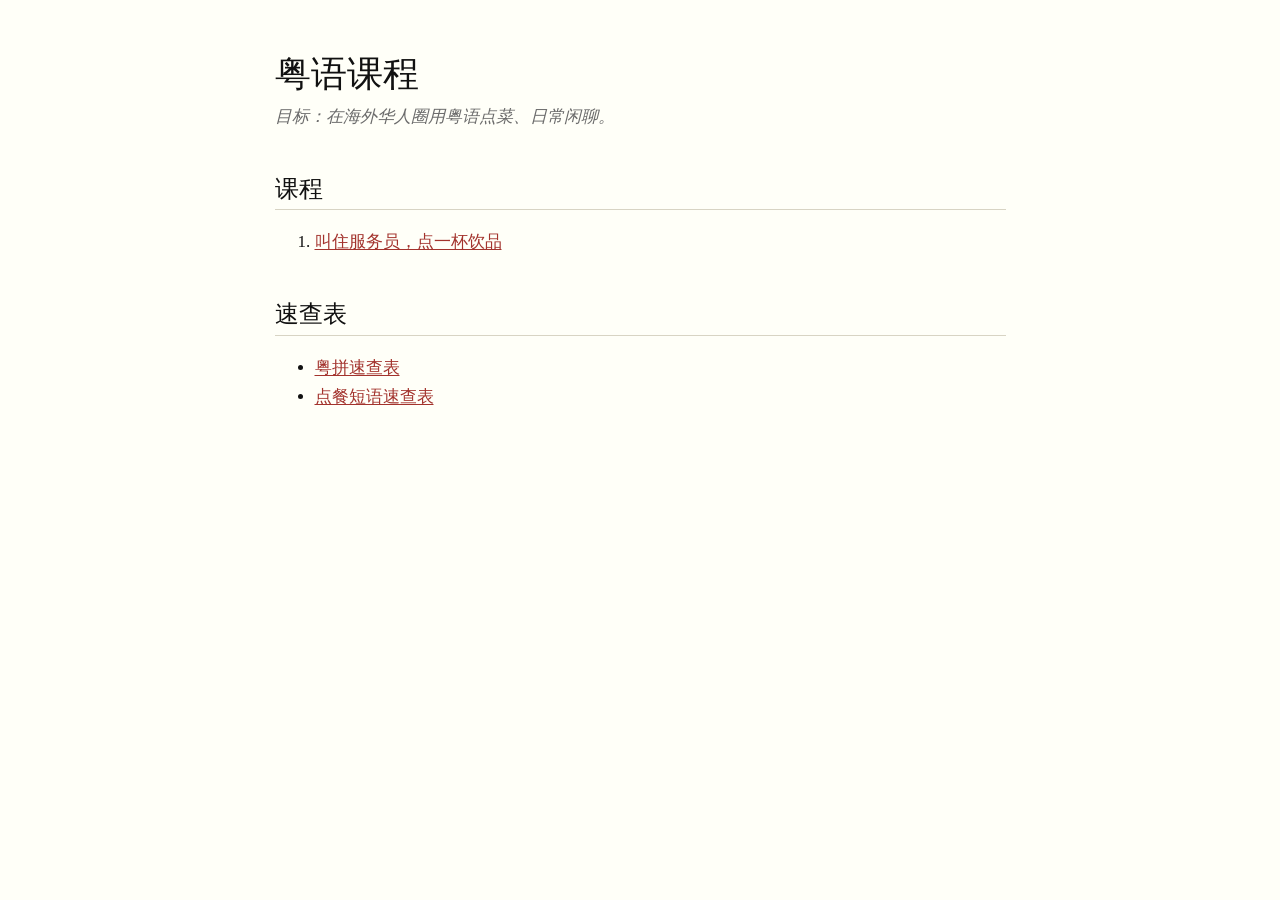
<file: index.html>
<!doctype html>
<html lang="zh-Hans">
<head>
<meta charset="utf-8">
<meta name="viewport" content="width=device-width, initial-scale=1">
<title>粤语课程 · Learn Cantonese</title>
<link rel="stylesheet" href="assets/style.css">
</head>
<body>
<h1>粤语课程</h1>
<p class="subtitle">目标：在海外华人圈用粤语点菜、日常闲聊。</p>

<h2>课程</h2>
<ol>
  <li><a href="lessons/0001-order-a-drink.html">叫住服务员，点一杯饮品</a></li>
</ol>

<h2>速查表</h2>
<ul>
  <li><a href="reference/jyutping.html">粤拼速查表</a></li>
  <li><a href="reference/ordering.html">点餐短语速查表</a></li>
</ul>
</body>
</html>
</file>
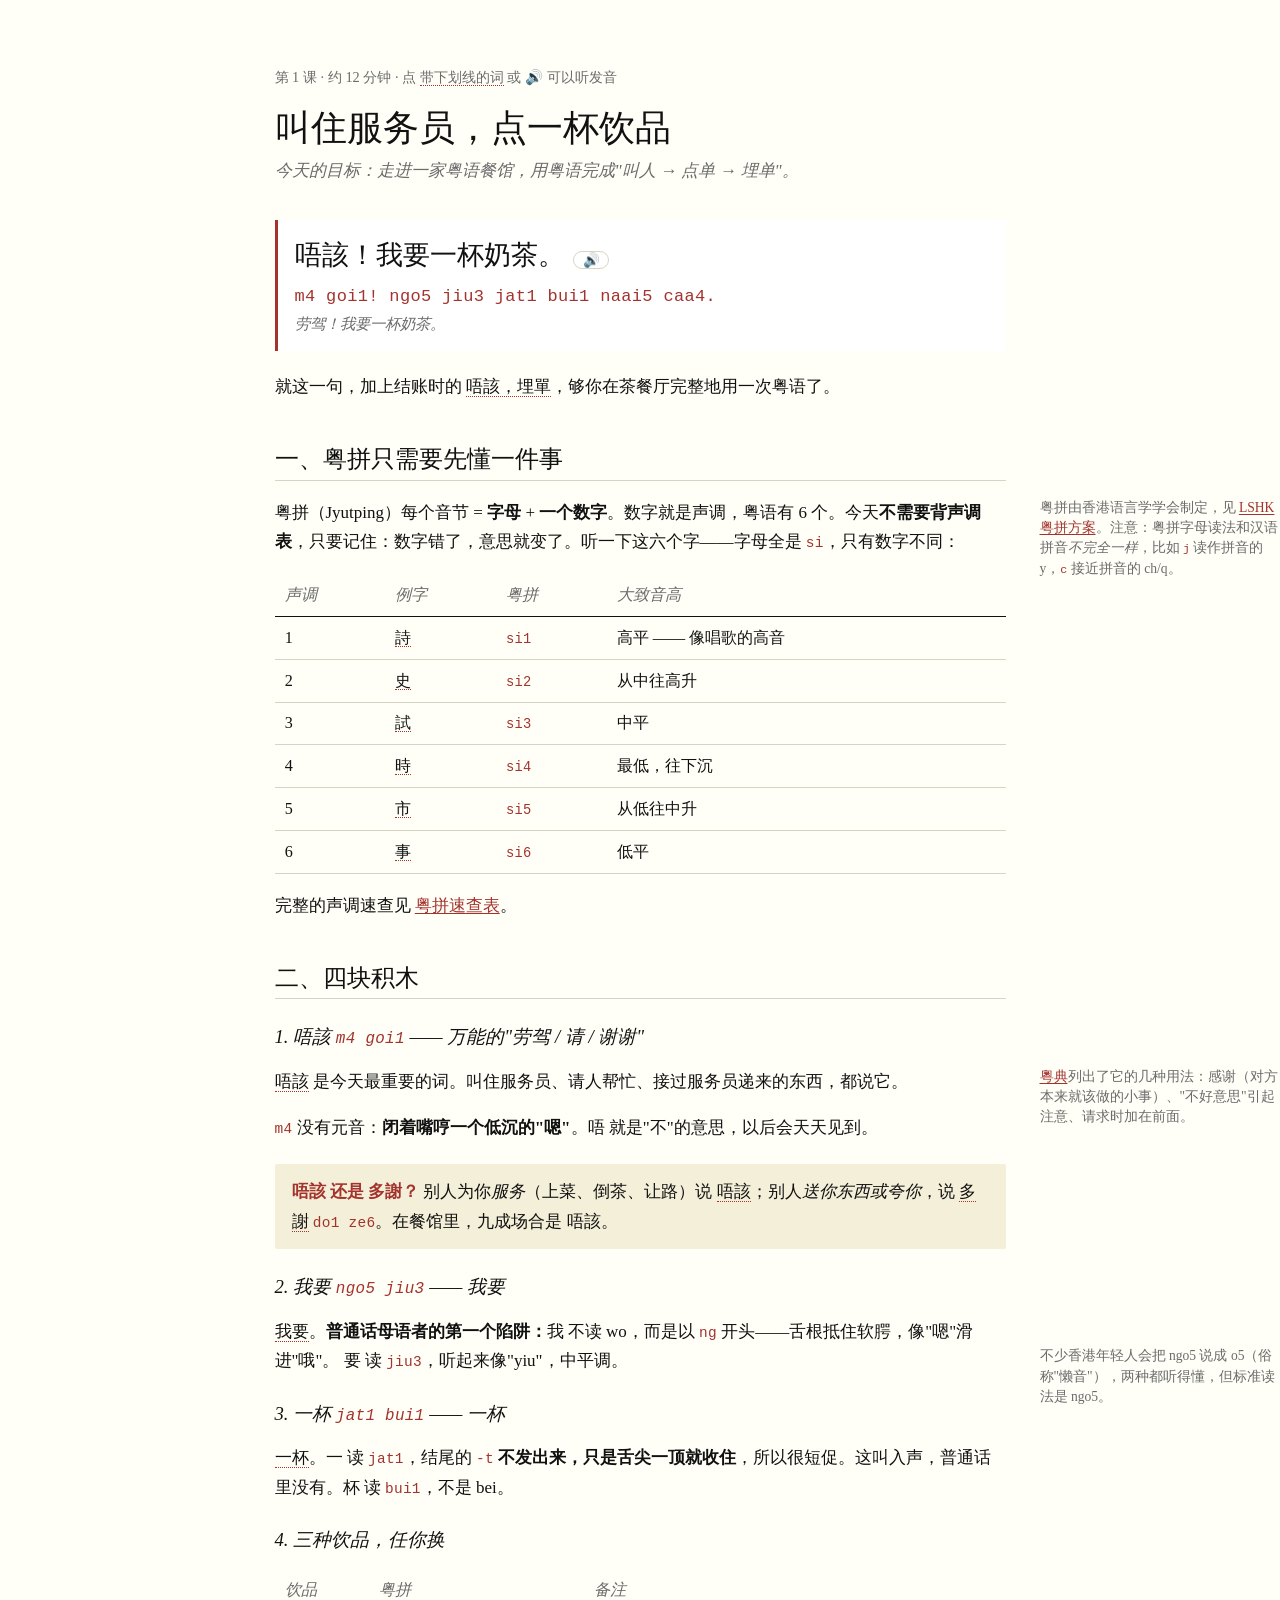
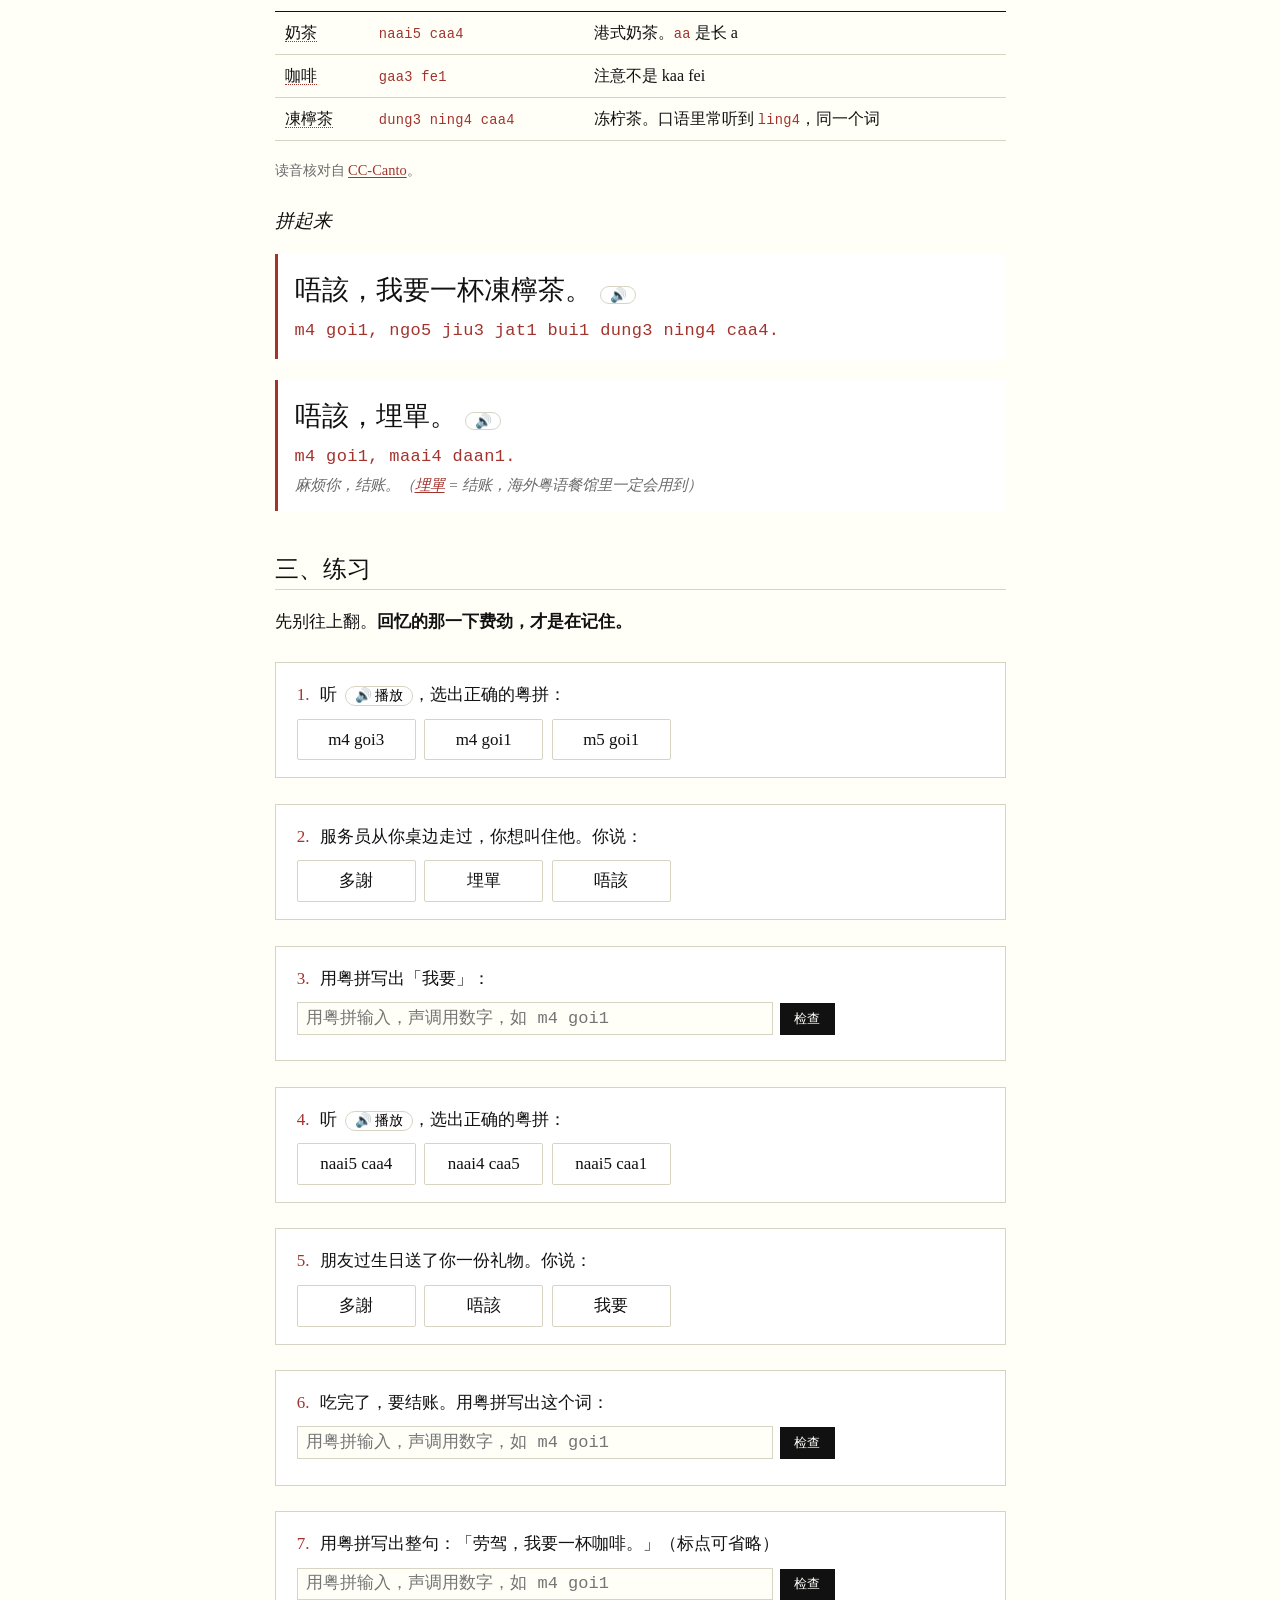
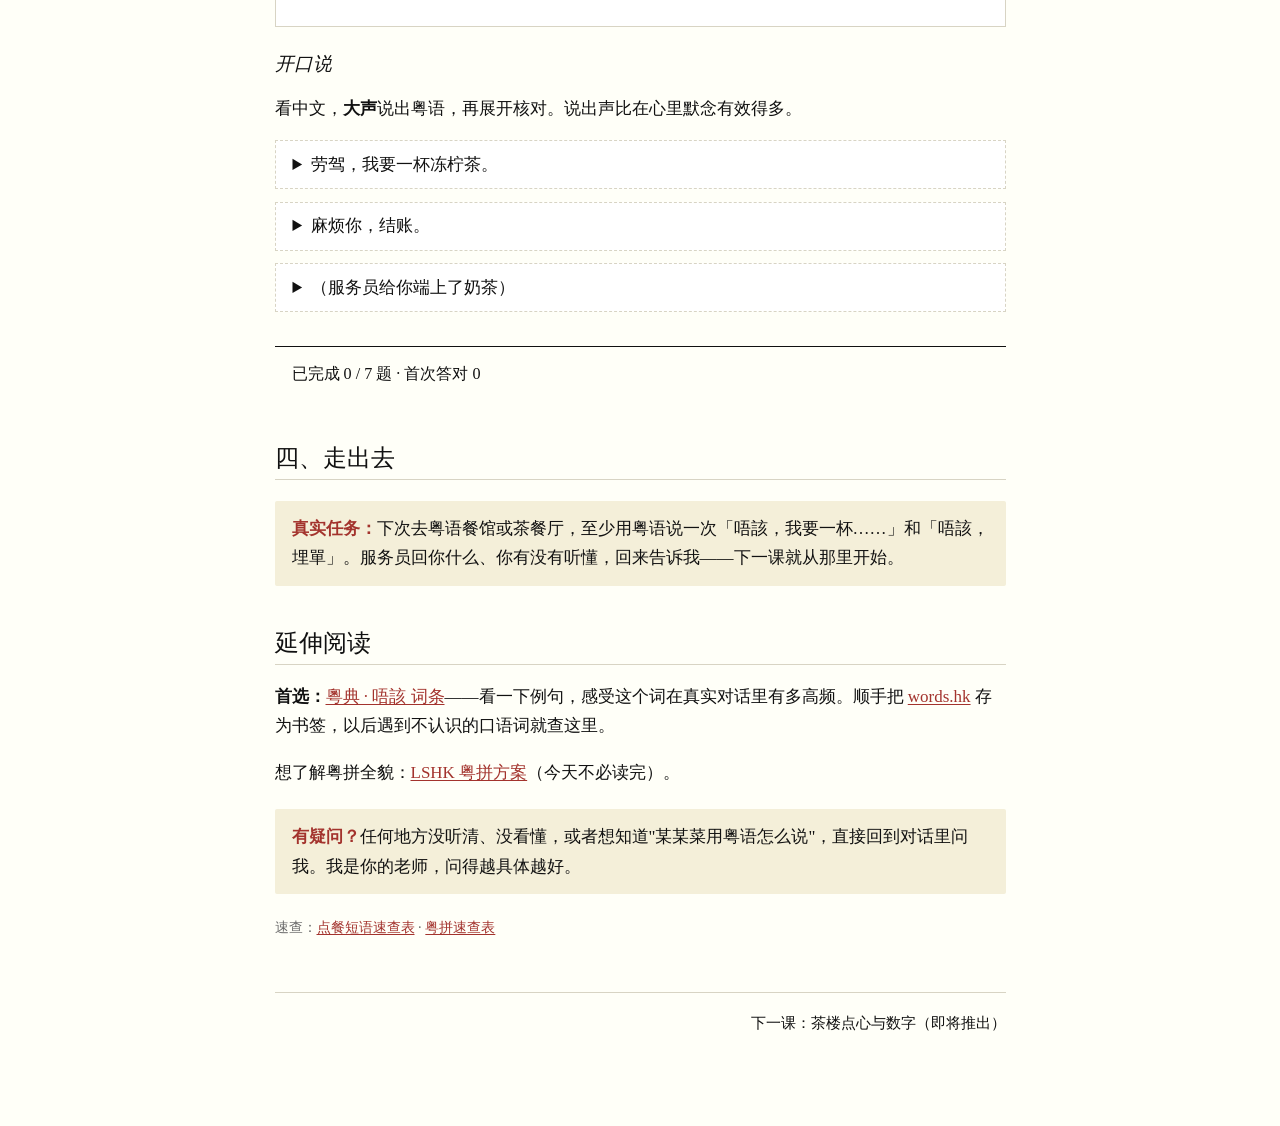
<file: lessons/0001-order-a-drink.html>
<!doctype html>
<html lang="zh-Hans">
<head>
<meta charset="utf-8">
<meta name="viewport" content="width=device-width, initial-scale=1">
<title>第 1 课 · 叫住服务员，点一杯饮品</title>
<link rel="stylesheet" href="../assets/style.css">
</head>
<body>

<p class="voice-warning">⚠️ 没检测到粤语（zh-HK）语音，点读功能可能会用普通话读。macOS 请用 Safari 或 Chrome 打开；系统设置 → 辅助功能 → 朗读内容 → 系统语音 可下载「善怡 Sinji」。</p>

<p class="meta">第 1 课 · 约 12 分钟 · 点 <span class="term" data-say="唔該">带下划线的词</span> 或 🔊 可以听发音</p>
<h1>叫住服务员，点一杯饮品</h1>
<p class="subtitle">今天的目标：走进一家粤语餐馆，用粤语完成"叫人 → 点单 → 埋单"。</p>

<div class="phrase">
  <span class="zh">唔該！我要一杯奶茶。</span> <button class="say-btn" data-say="唔該！我要一杯奶茶。">🔊</button>
  <span class="jp">m4 goi1! ngo5 jiu3 jat1 bui1 naai5 caa4.</span>
  <span class="gloss">劳驾！我要一杯奶茶。</span>
</div>

<p>就这一句，加上结账时的 <span class="term" data-say="唔該，埋單">唔該，埋單</span>，够你在茶餐厅完整地用一次粤语了。</p>

<h2>一、粤拼只需要先懂一件事</h2>

<p>粤拼（Jyutping）每个音节 = <strong>字母</strong> + <strong>一个数字</strong>。数字就是声调，粤语有 6 个。<span class="sidenote">粤拼由香港语言学学会制定，见 <a href="https://lshk.org/jyutping-scheme/">LSHK 粤拼方案</a>。注意：粤拼字母读法和汉语拼音<em>不完全一样</em>，比如 <span class="jp">j</span> 读作拼音的 y，<span class="jp">c</span> 接近拼音的 ch/q。</span>今天<strong>不需要背声调表</strong>，只要记住：数字错了，意思就变了。听一下这六个字——字母全是 <span class="jp">si</span>，只有数字不同：</p>

<table>
  <tr><th>声调</th><th>例字</th><th>粤拼</th><th>大致音高</th></tr>
  <tr><td>1</td><td><span class="term" data-say="詩">詩</span></td><td><span class="jp">si1</span></td><td>高平 —— 像唱歌的高音</td></tr>
  <tr><td>2</td><td><span class="term" data-say="史">史</span></td><td><span class="jp">si2</span></td><td>从中往高升</td></tr>
  <tr><td>3</td><td><span class="term" data-say="試">試</span></td><td><span class="jp">si3</span></td><td>中平</td></tr>
  <tr><td>4</td><td><span class="term" data-say="時">時</span></td><td><span class="jp">si4</span></td><td>最低，往下沉</td></tr>
  <tr><td>5</td><td><span class="term" data-say="市">市</span></td><td><span class="jp">si5</span></td><td>从低往中升</td></tr>
  <tr><td>6</td><td><span class="term" data-say="事">事</span></td><td><span class="jp">si6</span></td><td>低平</td></tr>
</table>

<p>完整的声调速查见 <a href="../reference/jyutping.html">粤拼速查表</a>。</p>

<h2>二、四块积木</h2>

<h3>1. 唔該 <span class="jp">m4 goi1</span> —— 万能的"劳驾 / 请 / 谢谢"</h3>
<p><span class="term" data-say="唔該">唔該</span> 是今天最重要的词。叫住服务员、请人帮忙、接过服务员递来的东西，都说它。<span class="sidenote"><a href="https://words.hk/zidin/唔該">粵典</a>列出了它的几种用法：感谢（对方本来就该做的小事）、"不好意思"引起注意、请求时加在前面。</span></p>
<p><span class="jp">m4</span> 没有元音：<strong>闭着嘴哼一个低沉的"嗯"</strong>。唔 就是"不"的意思，以后会天天见到。</p>

<div class="callout"><strong>唔該 还是 多謝？</strong> 别人为你<em>服务</em>（上菜、倒茶、让路）说 <span class="term" data-say="唔該">唔該</span>；别人<em>送你东西或夸你</em>，说 <span class="term" data-say="多謝">多謝</span> <span class="jp">do1 ze6</span>。在餐馆里，九成场合是 唔該。</div>

<h3>2. 我要 <span class="jp">ngo5 jiu3</span> —— 我要</h3>
<p><span class="term" data-say="我要">我要</span>。<strong>普通话母语者的第一个陷阱：</strong>我 不读 wo，而是以 <span class="jp">ng</span> 开头——舌根抵住软腭，像"嗯"滑进"哦"。<span class="sidenote">不少香港年轻人会把 ngo5 说成 o5（俗称"懒音"），两种都听得懂，但标准读法是 ngo5。</span> 要 读 <span class="jp">jiu3</span>，听起来像"yiu"，中平调。</p>

<h3>3. 一杯 <span class="jp">jat1 bui1</span> —— 一杯</h3>
<p><span class="term" data-say="一杯">一杯</span>。一 读 <span class="jp">jat1</span>，结尾的 <span class="jp">-t</span> <strong>不发出来，只是舌尖一顶就收住</strong>，所以很短促。这叫入声，普通话里没有。杯 读 <span class="jp">bui1</span>，不是 bei。</p>

<h3>4. 三种饮品，任你换</h3>
<table>
  <tr><th>饮品</th><th>粤拼</th><th>备注</th></tr>
  <tr><td><span class="term" data-say="奶茶">奶茶</span></td><td><span class="jp">naai5 caa4</span></td><td>港式奶茶。<span class="jp">aa</span> 是长 a</td></tr>
  <tr><td><span class="term" data-say="咖啡">咖啡</span></td><td><span class="jp">gaa3 fe1</span></td><td>注意不是 kaa fei</td></tr>
  <tr><td><span class="term" data-say="凍檸茶">凍檸茶</span></td><td><span class="jp">dung3 ning4 caa4</span></td><td>冻柠茶。口语里常听到 <span class="jp">ling4</span>，同一个词</td></tr>
</table>
<p class="meta">读音核对自 <a href="https://cantonese.org/">CC-Canto</a>。</p>

<h3>拼起来</h3>
<div class="phrase">
  <span class="zh">唔該，我要一杯凍檸茶。</span> <button class="say-btn" data-say="唔該，我要一杯凍檸茶。">🔊</button>
  <span class="jp">m4 goi1, ngo5 jiu3 jat1 bui1 dung3 ning4 caa4.</span>
</div>
<div class="phrase">
  <span class="zh">唔該，埋單。</span> <button class="say-btn" data-say="唔該，埋單。">🔊</button>
  <span class="jp">m4 goi1, maai4 daan1.</span>
  <span class="gloss">麻烦你，结账。（<a href="https://words.hk/zidin/埋單">埋單</a> = 结账，海外粤语餐馆里一定会用到）</span>
</div>

<h2>三、练习</h2>
<p>先别往上翻。<strong>回忆的那一下费劲，才是在记住。</strong></p>

<div class="exercise mcq" data-answer="2">
  <p class="q"><span class="num">1.</span> 听 <button class="say-btn" data-say="唔該">🔊 播放</button>，选出正确的粤拼：</p>
  <ol class="opts"><li>m4 goi3</li><li>m4 goi1</li><li>m5 goi1</li></ol>
  <p class="explain">唔 <span class="jp">m4</span> 低沉，該 <span class="jp">goi1</span> 高平。</p>
</div>

<div class="exercise mcq" data-answer="3">
  <p class="q"><span class="num">2.</span> 服务员从你桌边走过，你想叫住他。你说：</p>
  <ol class="opts"><li data-say="多謝">多謝</li><li data-say="埋單">埋單</li><li data-say="唔該">唔該</li></ol>
  <p class="explain">引起注意用 唔該，相当于"不好意思 / 劳驾"。</p>
</div>

<div class="exercise type-quiz" data-answers="ngo5 jiu3|o5 jiu3" data-say="我要">
  <p class="q"><span class="num">3.</span> 用粤拼写出「我要」：</p>
</div>

<div class="exercise mcq" data-answer="1">
  <p class="q"><span class="num">4.</span> 听 <button class="say-btn" data-say="奶茶">🔊 播放</button>，选出正确的粤拼：</p>
  <ol class="opts"><li>naai5 caa4</li><li>naai4 caa5</li><li>naai5 caa1</li></ol>
  <p class="explain">奶 低升（5），茶 低沉（4）。</p>
</div>

<div class="exercise mcq" data-answer="1">
  <p class="q"><span class="num">5.</span> 朋友过生日送了你一份礼物。你说：</p>
  <ol class="opts"><li data-say="多謝">多謝</li><li data-say="唔該">唔該</li><li data-say="我要">我要</li></ol>
  <p class="explain">收礼物用 多謝 <span class="jp">do1 ze6</span>；唔該 是谢别人的服务。</p>
</div>

<div class="exercise type-quiz" data-answers="maai4 daan1" data-say="埋單">
  <p class="q"><span class="num">6.</span> 吃完了，要结账。用粤拼写出这个词：</p>
</div>

<div class="exercise type-quiz" data-answers="m4 goi1 ngo5 jiu3 jat1 bui1 gaa3 fe1|m4 goi1 o5 jiu3 jat1 bui1 gaa3 fe1" data-say="唔該，我要一杯咖啡。">
  <p class="q"><span class="num">7.</span> 用粤拼写出整句：「劳驾，我要一杯咖啡。」（标点可省略）</p>
</div>

<h3>开口说</h3>
<p>看中文，<strong>大声</strong>说出粤语，再展开核对。说出声比在心里默念有效得多。</p>
<details class="recall"><summary>劳驾，我要一杯冻柠茶。</summary>唔該，我要一杯凍檸茶。<span class="jp">m4 goi1, ngo5 jiu3 jat1 bui1 dung3 ning4 caa4.</span> <button class="say-btn" data-say="唔該，我要一杯凍檸茶。">🔊</button></details>
<details class="recall"><summary>麻烦你，结账。</summary>唔該，埋單。<span class="jp">m4 goi1, maai4 daan1.</span> <button class="say-btn" data-say="唔該，埋單。">🔊</button></details>
<details class="recall"><summary>（服务员给你端上了奶茶）</summary>唔該！<span class="jp">m4 goi1</span> —— 服务，所以不用 多謝。 <button class="say-btn" data-say="唔該！">🔊</button></details>

<div class="scorebar"></div>

<h2>四、走出去</h2>
<div class="callout"><strong>真实任务：</strong>下次去粤语餐馆或茶餐厅，至少用粤语说一次「唔該，我要一杯……」和「唔該，埋單」。服务员回你什么、你有没有听懂，回来告诉我——下一课就从那里开始。</div>

<h2>延伸阅读</h2>
<p><strong>首选：</strong><a href="https://words.hk/zidin/唔該">粵典 · 唔該 词条</a>——看一下例句，感受这个词在真实对话里有多高频。顺手把 <a href="https://words.hk/">words.hk</a> 存为书签，以后遇到不认识的口语词就查这里。</p>
<p>想了解粤拼全貌：<a href="https://lshk.org/jyutping-scheme/">LSHK 粤拼方案</a>（今天不必读完）。</p>

<div class="callout"><strong>有疑问？</strong>任何地方没听清、没看懂，或者想知道"某某菜用粤语怎么说"，直接回到对话里问我。我是你的老师，问得越具体越好。</div>

<p class="meta">速查：<a href="../reference/ordering.html">点餐短语速查表</a> · <a href="../reference/jyutping.html">粤拼速查表</a></p>

<nav class="lesson-nav"><span></span><span>下一课：茶楼点心与数字（即将推出）</span></nav>

<script src="../assets/canto.js"></script>
</body>
</html>
</file>
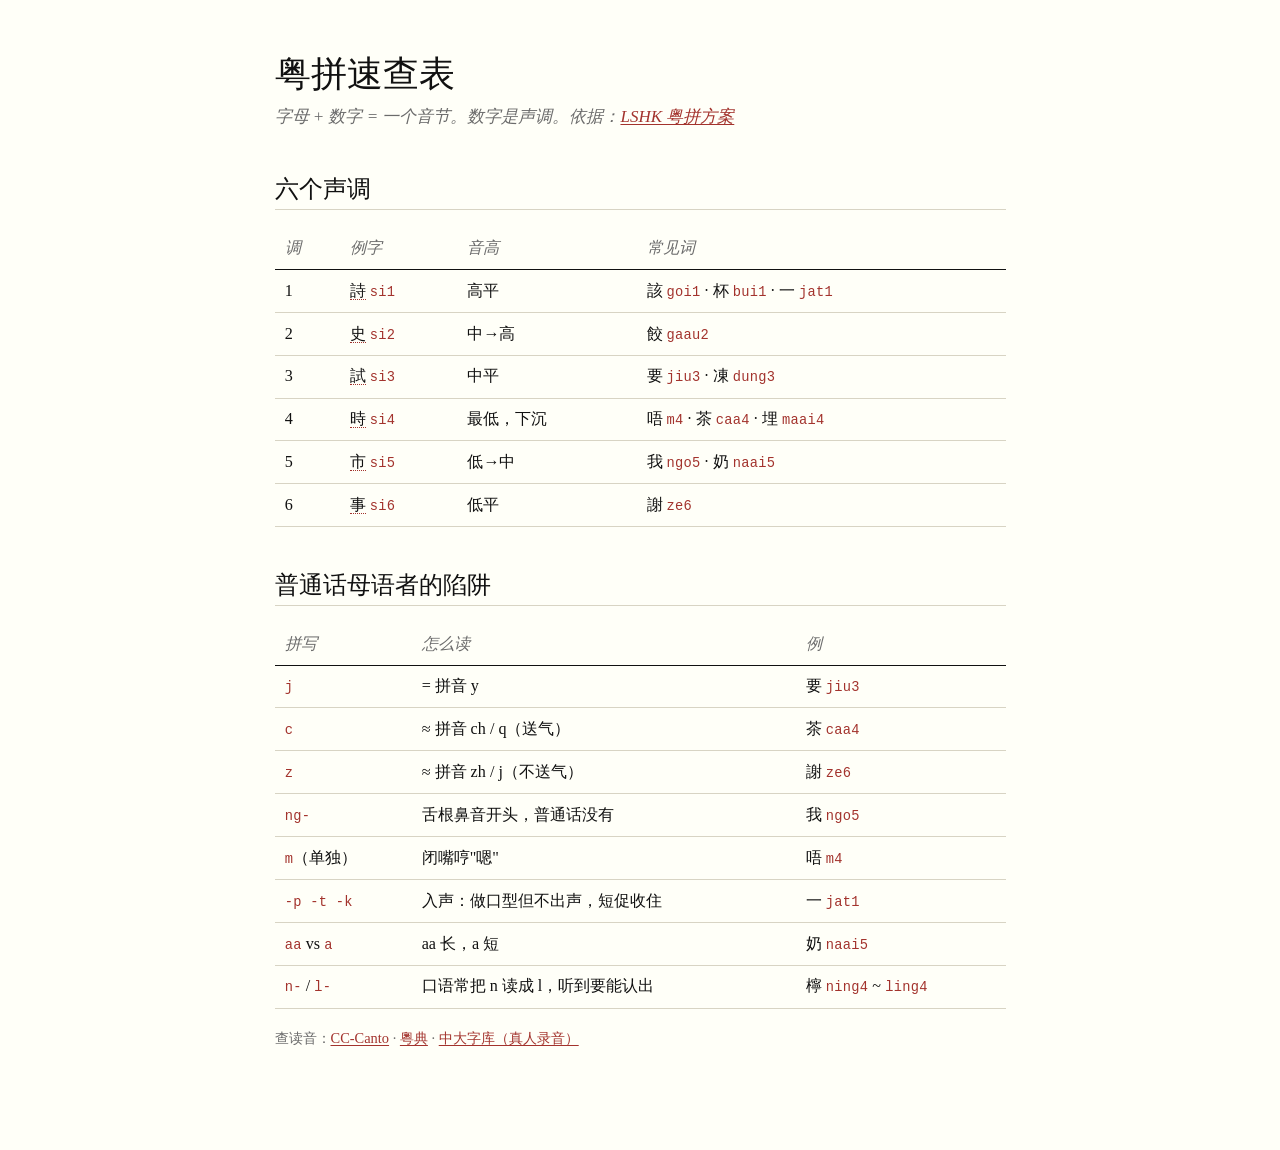
<file: reference/jyutping.html>
<!doctype html>
<html lang="zh-Hans">
<head>
<meta charset="utf-8">
<meta name="viewport" content="width=device-width, initial-scale=1">
<title>粤拼速查表</title>
<link rel="stylesheet" href="../assets/style.css">
</head>
<body>
<h1>粤拼速查表</h1>
<p class="subtitle">字母 + 数字 = 一个音节。数字是声调。依据：<a href="https://lshk.org/jyutping-scheme/">LSHK 粤拼方案</a></p>

<h2>六个声调</h2>
<table>
  <tr><th>调</th><th>例字</th><th>音高</th><th>常见词</th></tr>
  <tr><td>1</td><td><span class="term" data-say="詩">詩</span> <span class="jp">si1</span></td><td>高平</td><td>該 <span class="jp">goi1</span> · 杯 <span class="jp">bui1</span> · 一 <span class="jp">jat1</span></td></tr>
  <tr><td>2</td><td><span class="term" data-say="史">史</span> <span class="jp">si2</span></td><td>中→高</td><td>餃 <span class="jp">gaau2</span></td></tr>
  <tr><td>3</td><td><span class="term" data-say="試">試</span> <span class="jp">si3</span></td><td>中平</td><td>要 <span class="jp">jiu3</span> · 凍 <span class="jp">dung3</span></td></tr>
  <tr><td>4</td><td><span class="term" data-say="時">時</span> <span class="jp">si4</span></td><td>最低，下沉</td><td>唔 <span class="jp">m4</span> · 茶 <span class="jp">caa4</span> · 埋 <span class="jp">maai4</span></td></tr>
  <tr><td>5</td><td><span class="term" data-say="市">市</span> <span class="jp">si5</span></td><td>低→中</td><td>我 <span class="jp">ngo5</span> · 奶 <span class="jp">naai5</span></td></tr>
  <tr><td>6</td><td><span class="term" data-say="事">事</span> <span class="jp">si6</span></td><td>低平</td><td>謝 <span class="jp">ze6</span></td></tr>
</table>

<h2>普通话母语者的陷阱</h2>
<table>
  <tr><th>拼写</th><th>怎么读</th><th>例</th></tr>
  <tr><td><span class="jp">j</span></td><td>= 拼音 y</td><td>要 <span class="jp">jiu3</span></td></tr>
  <tr><td><span class="jp">c</span></td><td>≈ 拼音 ch / q（送气）</td><td>茶 <span class="jp">caa4</span></td></tr>
  <tr><td><span class="jp">z</span></td><td>≈ 拼音 zh / j（不送气）</td><td>謝 <span class="jp">ze6</span></td></tr>
  <tr><td><span class="jp">ng-</span></td><td>舌根鼻音开头，普通话没有</td><td>我 <span class="jp">ngo5</span></td></tr>
  <tr><td><span class="jp">m</span>（单独）</td><td>闭嘴哼"嗯"</td><td>唔 <span class="jp">m4</span></td></tr>
  <tr><td><span class="jp">-p -t -k</span></td><td>入声：做口型但不出声，短促收住</td><td>一 <span class="jp">jat1</span></td></tr>
  <tr><td><span class="jp">aa</span> vs <span class="jp">a</span></td><td>aa 长，a 短</td><td>奶 <span class="jp">naai5</span></td></tr>
  <tr><td><span class="jp">n-</span> / <span class="jp">l-</span></td><td>口语常把 n 读成 l，听到要能认出</td><td>檸 <span class="jp">ning4</span> ~ <span class="jp">ling4</span></td></tr>
</table>

<p class="meta">查读音：<a href="https://cantonese.org/">CC-Canto</a> · <a href="https://words.hk/">粵典</a> · <a href="https://humanum.arts.cuhk.edu.hk/Lexis/lexi-can/">中大字库（真人录音）</a></p>
<script src="../assets/canto.js"></script>
</body>
</html>
</file>
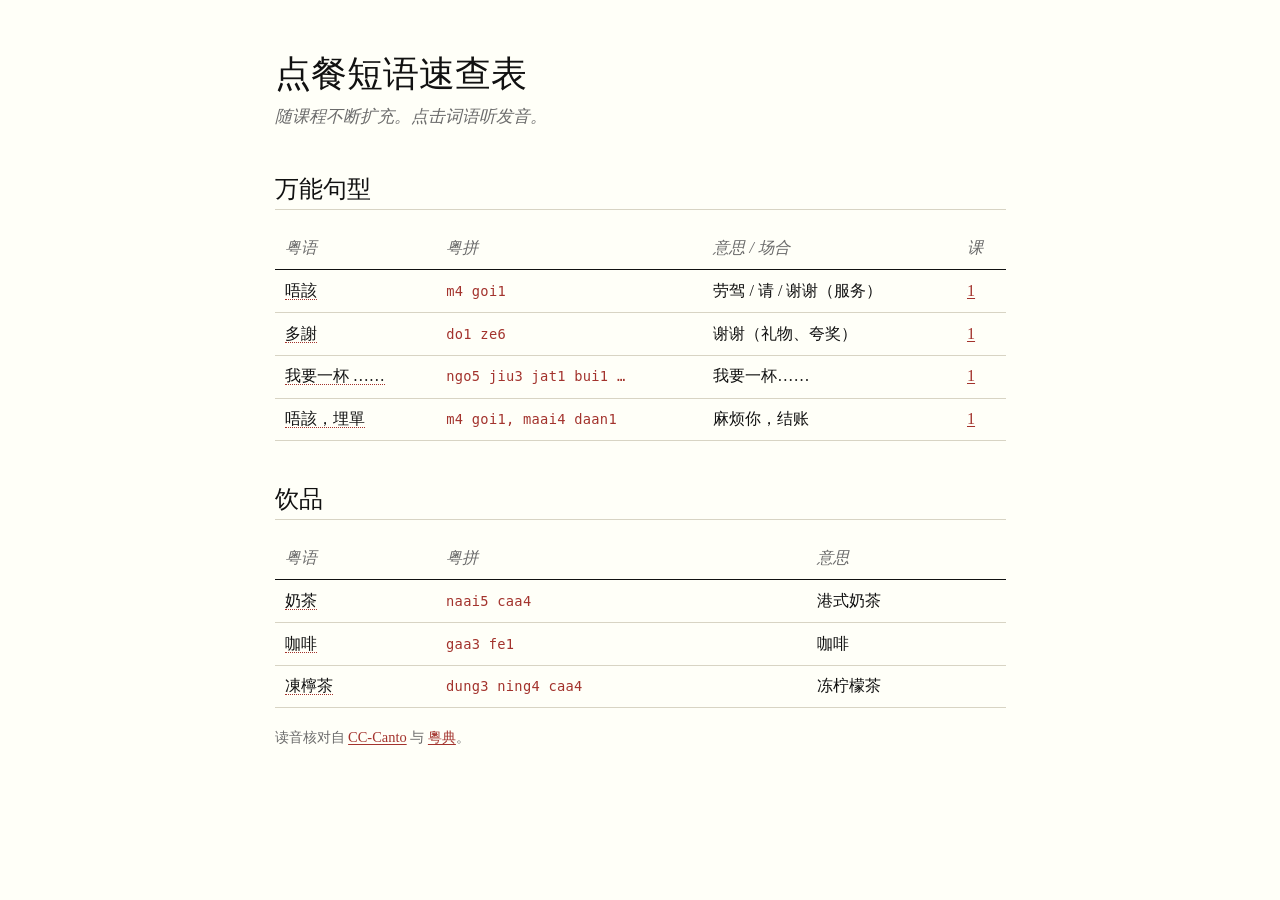
<file: reference/ordering.html>
<!doctype html>
<html lang="zh-Hans">
<head>
<meta charset="utf-8">
<meta name="viewport" content="width=device-width, initial-scale=1">
<title>点餐短语速查表</title>
<link rel="stylesheet" href="../assets/style.css">
</head>
<body>
<h1>点餐短语速查表</h1>
<p class="subtitle">随课程不断扩充。点击词语听发音。</p>

<h2>万能句型</h2>
<table>
  <tr><th>粤语</th><th>粤拼</th><th>意思 / 场合</th><th>课</th></tr>
  <tr><td><span class="term" data-say="唔該">唔該</span></td><td><span class="jp">m4 goi1</span></td><td>劳驾 / 请 / 谢谢（服务）</td><td><a href="../lessons/0001-order-a-drink.html">1</a></td></tr>
  <tr><td><span class="term" data-say="多謝">多謝</span></td><td><span class="jp">do1 ze6</span></td><td>谢谢（礼物、夸奖）</td><td><a href="../lessons/0001-order-a-drink.html">1</a></td></tr>
  <tr><td><span class="term" data-say="我要一杯">我要一杯 ……</span></td><td><span class="jp">ngo5 jiu3 jat1 bui1 …</span></td><td>我要一杯……</td><td><a href="../lessons/0001-order-a-drink.html">1</a></td></tr>
  <tr><td><span class="term" data-say="唔該，埋單">唔該，埋單</span></td><td><span class="jp">m4 goi1, maai4 daan1</span></td><td>麻烦你，结账</td><td><a href="../lessons/0001-order-a-drink.html">1</a></td></tr>
</table>

<h2>饮品</h2>
<table>
  <tr><th>粤语</th><th>粤拼</th><th>意思</th></tr>
  <tr><td><span class="term" data-say="奶茶">奶茶</span></td><td><span class="jp">naai5 caa4</span></td><td>港式奶茶</td></tr>
  <tr><td><span class="term" data-say="咖啡">咖啡</span></td><td><span class="jp">gaa3 fe1</span></td><td>咖啡</td></tr>
  <tr><td><span class="term" data-say="凍檸茶">凍檸茶</span></td><td><span class="jp">dung3 ning4 caa4</span></td><td>冻柠檬茶</td></tr>
</table>

<p class="meta">读音核对自 <a href="https://cantonese.org/">CC-Canto</a> 与 <a href="https://words.hk/">粵典</a>。</p>
<script src="../assets/canto.js"></script>
</body>
</html>
</file>
<file: assets/style.css>
/* 粤语课程共享样式 — Tufte 风格：衬线正文、宽边距、旁注、适合打印 */
:root {
  --ink: #111;
  --muted: #6b6b6b;
  --paper: #fffff8;
  --rule: #d8d4c4;
  --accent: #a3332d;   /* 印章红 */
  --good: #2e6b3a;
  --bad: #a3332d;
  --hl: #f4efd9;
}

* { box-sizing: border-box; }

html { font-size: 17px; }
body {
  margin: 0 auto;
  padding: 3rem 1.5rem 5rem;
  max-width: 46rem;
  background: var(--paper);
  color: var(--ink);
  font-family: "Songti SC", "Noto Serif CJK SC", "Source Han Serif SC", Georgia, serif;
  line-height: 1.75;
  counter-reset: sidenote;
}

h1, h2, h3 { font-weight: 400; line-height: 1.3; }
h1 { font-size: 2.1rem; margin: 0 0 .25rem; }
h2 { font-size: 1.4rem; margin: 2.5rem 0 .75rem; border-bottom: 1px solid var(--rule); padding-bottom: .25rem; }
h3 { font-size: 1.1rem; margin: 1.5rem 0 .5rem; font-style: italic; }
.subtitle { color: var(--muted); font-style: italic; margin: 0 0 2rem; }
.meta { font-size: .85rem; color: var(--muted); }

a { color: var(--accent); text-decoration-thickness: 1px; text-underline-offset: 2px; }
p, li { hyphens: auto; }

/* 粤拼 */
.jp {
  font-family: "SF Mono", Menlo, Consolas, monospace;
  font-size: .85em;
  color: var(--accent);
  letter-spacing: .02em;
  white-space: nowrap;
}

/* 可点读的词：<span class="term" data-say="唔該">唔該 <span class="jp">m4 goi1</span></span> */
.term[data-say], .say-btn { cursor: pointer; }
.term[data-say] { border-bottom: 1px dotted var(--accent); }
.term[data-say]:hover { background: var(--hl); }
.say-btn {
  border: 1px solid var(--rule);
  background: #fff;
  border-radius: 999px;
  font-size: .8rem;
  padding: 0 .5rem;
  margin-left: .25rem;
  vertical-align: middle;
}
.say-btn:hover { border-color: var(--accent); }
.term.speaking, .say-btn.speaking { background: var(--hl); }

/* 大号例句 */
.phrase {
  margin: 1.25rem 0;
  padding: .75rem 1rem;
  border-left: 3px solid var(--accent);
  background: #fff;
}
.phrase .zh { font-size: 1.6rem; }
.phrase .jp { display: block; font-size: 1rem; margin-top: .1rem; }
.phrase .gloss { display: block; color: var(--muted); font-size: .9rem; font-style: italic; }

/* 旁注（窄屏时变为行内注释） */
.sidenote {
  float: right;
  clear: right;
  width: 14rem;
  margin: 0 -16rem 1rem 0;
  font-size: .8rem;
  line-height: 1.5;
  color: var(--muted);
}
@media (max-width: 78rem) {
  .sidenote { float: none; display: block; width: auto; margin: .5rem 0 1rem 1rem; padding-left: .75rem; border-left: 2px solid var(--rule); }
}

/* 表格 */
table { border-collapse: collapse; width: 100%; margin: 1rem 0; font-size: .95rem; }
th, td { text-align: left; padding: .4rem .6rem; border-bottom: 1px solid var(--rule); vertical-align: top; }
th { font-weight: 400; font-style: italic; color: var(--muted); border-bottom: 1px solid var(--ink); }

/* 提示框 */
.callout { background: var(--hl); padding: .75rem 1rem; margin: 1.25rem 0; border-radius: 2px; }
.callout strong:first-child { color: var(--accent); }

/* 练习 */
.exercise { margin: 1.5rem 0; padding: 1rem 1.25rem; border: 1px solid var(--rule); background: #fff; }
.exercise .q { margin: 0 0 .5rem; }
.exercise .num { color: var(--accent); margin-right: .35rem; }
.opts { list-style: none; padding: 0; margin: .5rem 0 0; display: flex; flex-wrap: wrap; gap: .5rem; }
.opts li {
  border: 1px solid var(--rule);
  padding: .3rem .9rem;
  border-radius: 2px;
  cursor: pointer;
  user-select: none;
  min-width: 7rem;
  text-align: center;
}
.opts li:hover { border-color: var(--ink); }
.opts li.right { border-color: var(--good); color: var(--good); background: #eef5ef; }
.opts li.wrong { border-color: var(--bad); color: var(--bad); text-decoration: line-through; }
.explain { display: none; margin-top: .6rem; font-size: .9rem; color: var(--muted); }
.answered .explain { display: block; }

.type-quiz input {
  font-family: "SF Mono", Menlo, monospace;
  font-size: 1rem;
  padding: .35rem .5rem;
  width: 100%;
  max-width: 28rem;
  border: 1px solid var(--rule);
  background: var(--paper);
}
.type-quiz button, .exercise button.check {
  margin-left: .4rem;
  padding: .35rem .8rem;
  border: 1px solid var(--ink);
  background: var(--ink);
  color: var(--paper);
  cursor: pointer;
}
.feedback { margin-top: .5rem; font-size: .95rem; }
.feedback .ok { color: var(--good); }
.feedback .no { color: var(--bad); }
.syl { font-family: "SF Mono", Menlo, monospace; padding: 0 .15rem; }
.syl.ok { color: var(--good); }
.syl.tone { color: #b06a00; text-decoration: underline wavy; }
.syl.no { color: var(--bad); text-decoration: line-through; }

details.recall { margin: .75rem 0; padding: .5rem 1rem; border: 1px dashed var(--rule); background: #fff; }
details.recall summary { cursor: pointer; }
details.recall[open] summary { color: var(--muted); margin-bottom: .4rem; }

.scorebar { margin-top: 2rem; padding: .75rem 1rem; border-top: 1px solid var(--ink); font-size: .95rem; }

.voice-warning { display: none; background: #fbeaea; padding: .5rem 1rem; font-size: .85rem; margin-bottom: 1.5rem; }
.voice-warning.show { display: block; }

nav.lesson-nav { margin-top: 3rem; font-size: .9rem; display: flex; justify-content: space-between; border-top: 1px solid var(--rule); padding-top: 1rem; }
footer { margin-top: 2rem; font-size: .85rem; color: var(--muted); }

@media print {
  body { background: #fff; padding: 0; max-width: none; font-size: 11pt; }
  .say-btn, .voice-warning, nav.lesson-nav, .scorebar { display: none !important; }
  .exercise, .phrase { break-inside: avoid; }
  details.recall { display: block; }
  a { color: var(--ink); }
}
</file>
